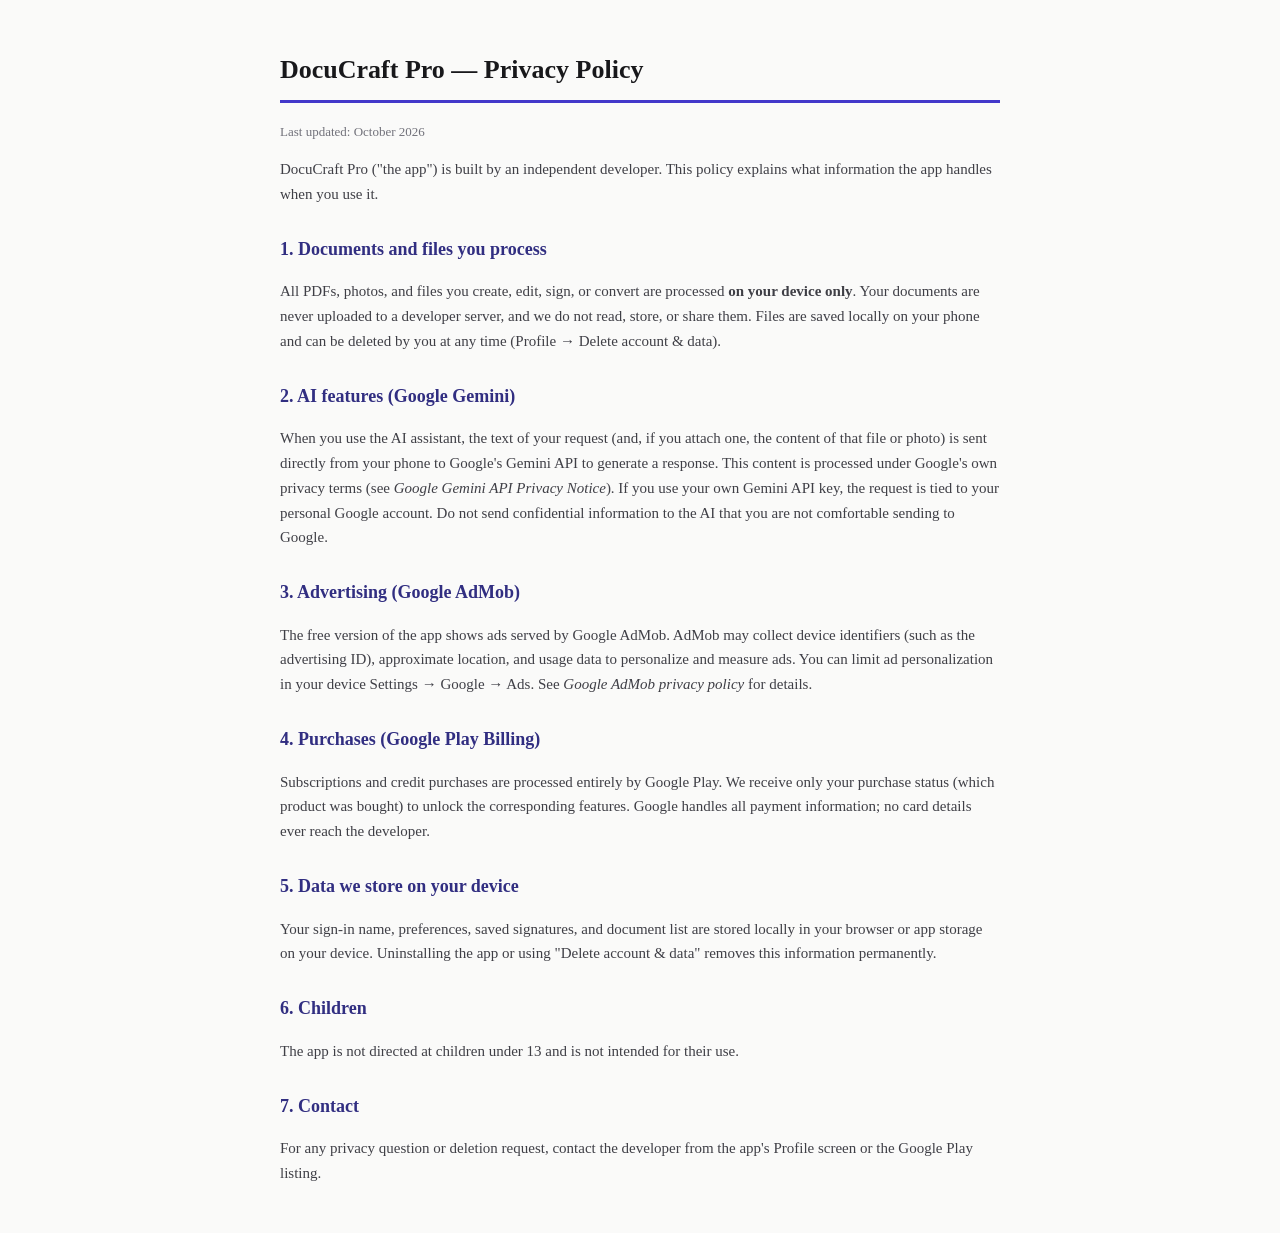
<file: privacy.html>
<!DOCTYPE html>
<html lang="en">
<head>
<meta charset="UTF-8" />
<meta name="viewport" content="width=device-width, initial-scale=1.0" />
<title>DocuCraft Pro — Privacy Policy</title>
<style>
  body { font-family: Georgia, 'Times New Roman', serif; max-width: 720px; margin: 0 auto; padding: 32px 20px; color: #18181b; background: #fafaf9; line-height: 1.65; }
  h1 { font-size: 26px; border-bottom: 3px solid #4338ca; padding-bottom: 8px; }
  h2 { font-size: 18px; margin-top: 28px; color: #312e81; }
  p, li { font-size: 15px; color: #3f3f46; }
  .muted { color: #71717a; font-size: 13px; }
</style>
</head>
<body>
<h1>DocuCraft Pro &mdash; Privacy Policy</h1>
<p class="muted">Last updated: October 2026</p>

<p>DocuCraft Pro ("the app") is built by an independent developer. This policy explains what information the app handles when you use it.</p>

<h2>1. Documents and files you process</h2>
<p>All PDFs, photos, and files you create, edit, sign, or convert are processed <strong>on your device only</strong>. Your documents are never uploaded to a developer server, and we do not read, store, or share them. Files are saved locally on your phone and can be deleted by you at any time (Profile &rarr; Delete account &amp; data).</p>

<h2>2. AI features (Google Gemini)</h2>
<p>When you use the AI assistant, the text of your request (and, if you attach one, the content of that file or photo) is sent directly from your phone to Google's Gemini API to generate a response. This content is processed under Google's own privacy terms (see <em>Google Gemini API Privacy Notice</em>). If you use your own Gemini API key, the request is tied to your personal Google account. Do not send confidential information to the AI that you are not comfortable sending to Google.</p>

<h2>3. Advertising (Google AdMob)</h2>
<p>The free version of the app shows ads served by Google AdMob. AdMob may collect device identifiers (such as the advertising ID), approximate location, and usage data to personalize and measure ads. You can limit ad personalization in your device Settings &rarr; Google &rarr; Ads. See <em>Google AdMob privacy policy</em> for details.</p>

<h2>4. Purchases (Google Play Billing)</h2>
<p>Subscriptions and credit purchases are processed entirely by Google Play. We receive only your purchase status (which product was bought) to unlock the corresponding features. Google handles all payment information; no card details ever reach the developer.</p>

<h2>5. Data we store on your device</h2>
<p>Your sign-in name, preferences, saved signatures, and document list are stored locally in your browser or app storage on your device. Uninstalling the app or using "Delete account &amp; data" removes this information permanently.</p>

<h2>6. Children</h2>
<p>The app is not directed at children under 13 and is not intended for their use.</p>

<h2>7. Contact</h2>
<p>For any privacy question or deletion request, contact the developer from the app's Profile screen or the Google Play listing.</p>
</body>
</html>
</file>
